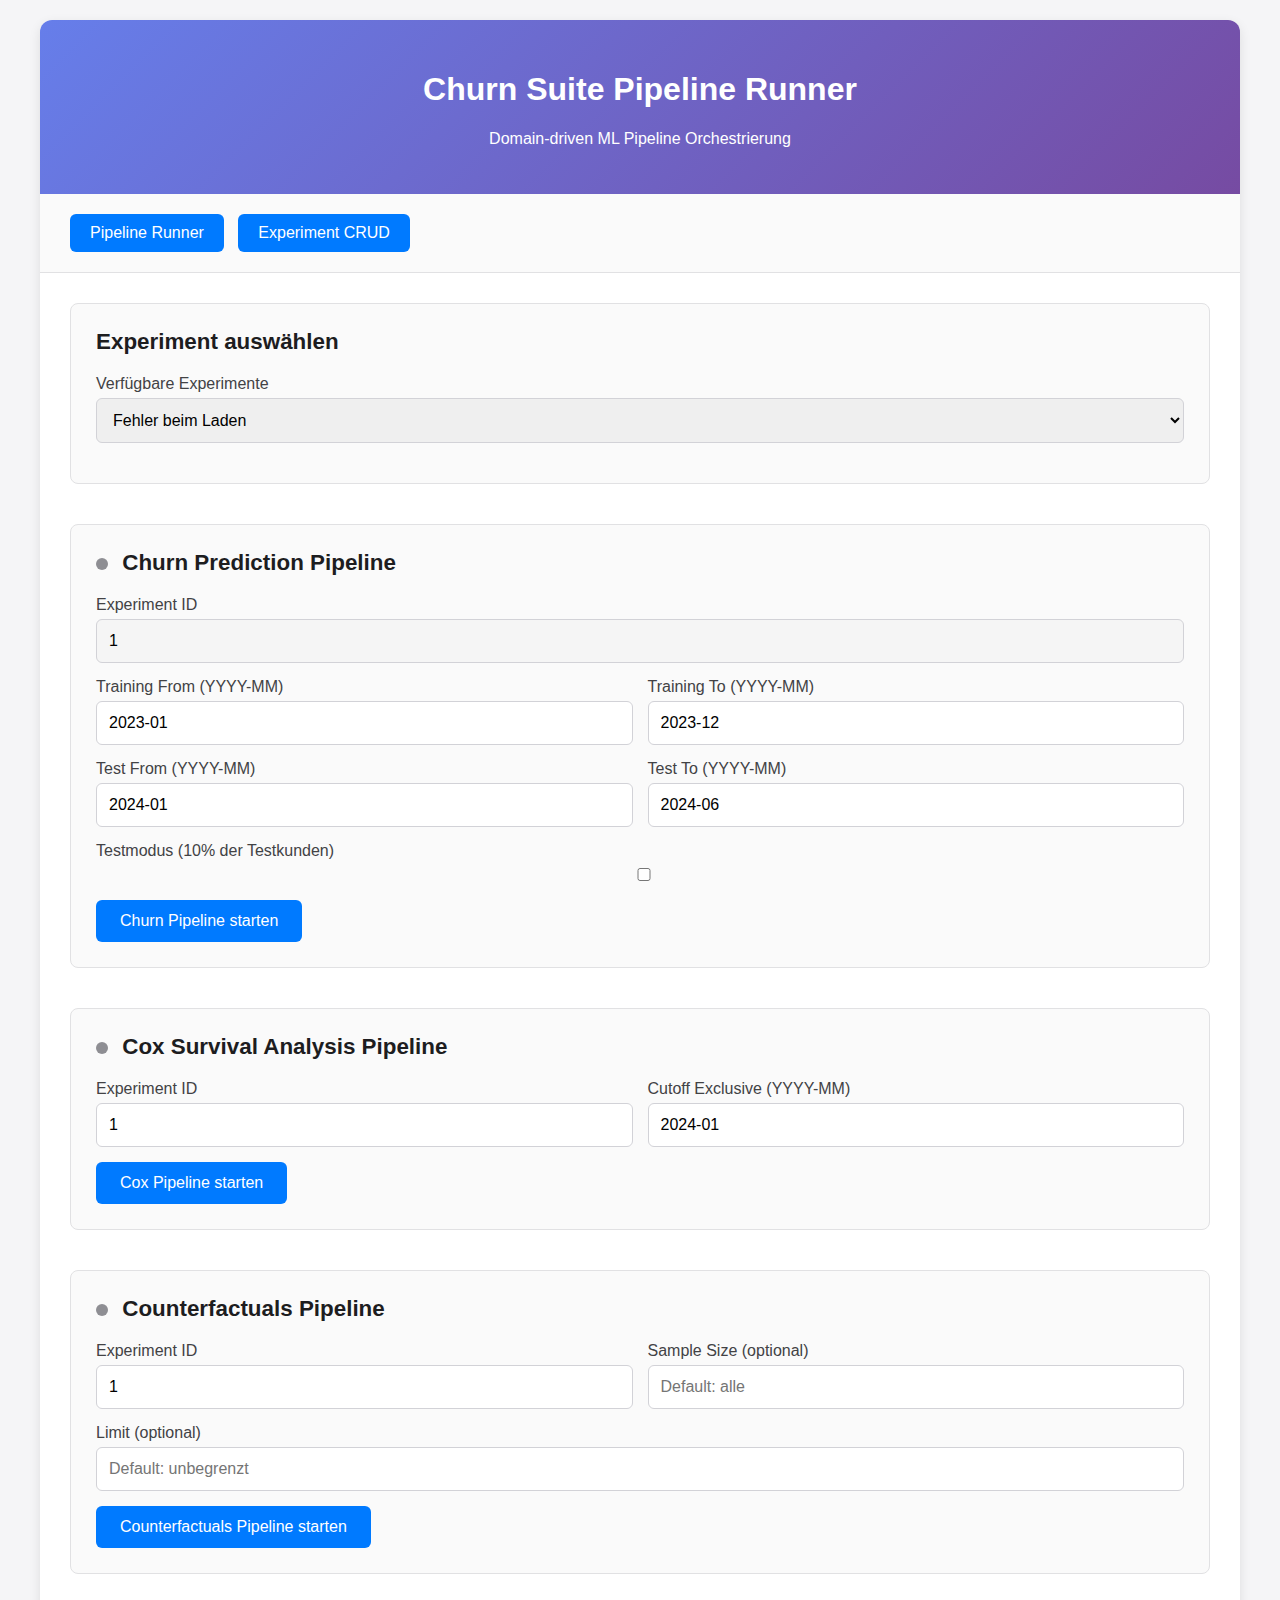
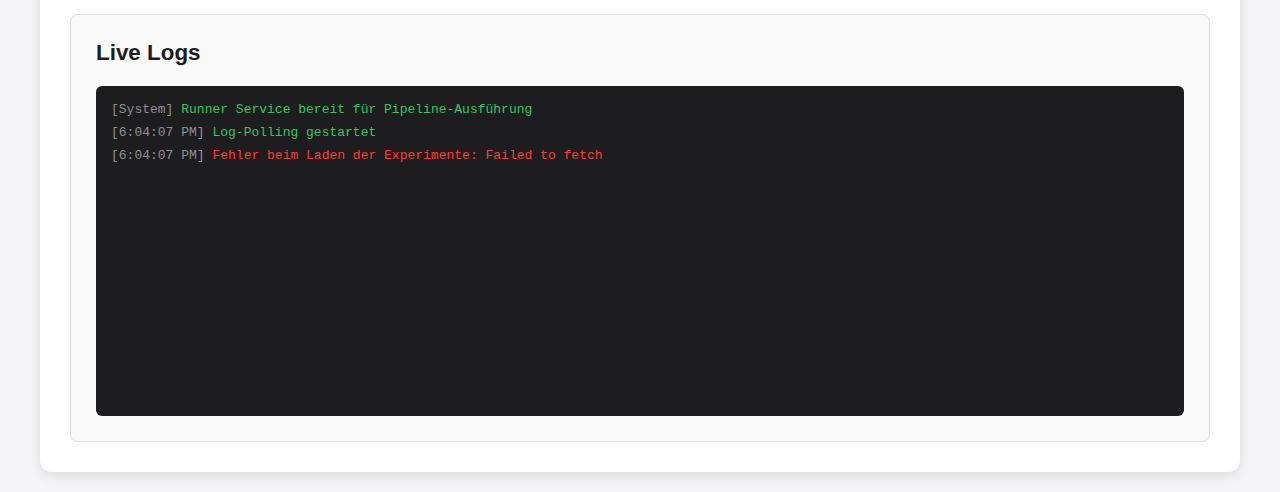
<file: ui-crud/index.html>
<!DOCTYPE html>
<html lang="de">
<head>
    <meta charset="UTF-8">
    <meta name="viewport" content="width=device-width, initial-scale=1.0">
    <title>Churn Suite - Pipeline Runner</title>
    <style>
        body {
            font-family: -apple-system, BlinkMacSystemFont, 'Segoe UI', Roboto, sans-serif;
            margin: 0;
            padding: 20px;
            background-color: #f5f5f7;
        }
        .container {
            max-width: 1200px;
            margin: 0 auto;
            background: white;
            border-radius: 12px;
            box-shadow: 0 4px 12px rgba(0,0,0,0.1);
            overflow: hidden;
        }
        .header {
            background: linear-gradient(135deg, #667eea 0%, #764ba2 100%);
            color: white;
            padding: 30px;
            text-align: center;
        }
        .content {
            padding: 30px;
        }
        .pipeline-section {
            margin-bottom: 40px;
            padding: 25px;
            border: 1px solid #e1e1e3;
            border-radius: 8px;
            background: #fafafa;
        }
        .pipeline-title {
            font-size: 1.4em;
            font-weight: 600;
            margin-bottom: 20px;
            color: #1d1d1f;
        }
        .form-group {
            margin-bottom: 15px;
        }
        .form-group label {
            display: block;
            margin-bottom: 5px;
            font-weight: 500;
            color: #424245;
        }
        .form-group input, .form-group select {
            width: 100%;
            padding: 12px;
            border: 1px solid #d2d2d7;
            border-radius: 6px;
            font-size: 16px;
            box-sizing: border-box;
        }
        .form-row {
            display: grid;
            grid-template-columns: 1fr 1fr;
            gap: 15px;
        }
        .btn {
            background: #007aff;
            color: white;
            border: none;
            padding: 12px 24px;
            border-radius: 6px;
            font-size: 16px;
            font-weight: 500;
            cursor: pointer;
            transition: background 0.2s;
        }
        .btn:hover {
            background: #0056cc;
        }
        .btn:disabled {
            background: #d2d2d7;
            cursor: not-allowed;
        }
        .logs-section {
            margin-top: 40px;
            padding: 25px;
            border: 1px solid #e1e1e3;
            border-radius: 8px;
            background: #f9f9f9;
        }
        .logs-container {
            height: 300px;
            overflow-y: auto;
            background: #1d1d1f;
            color: #f5f5f7;
            padding: 15px;
            border-radius: 6px;
            font-family: 'SF Mono', Monaco, monospace;
            font-size: 13px;
            line-height: 1.4;
        }
        .log-entry {
            margin-bottom: 5px;
        }
        .log-timestamp {
            color: #8e8e93;
        }
        .log-info { color: #34c759; }
        .log-error { color: #ff3b30; }
        .log-warning { color: #ff9500; }
        .status-indicator {
            display: inline-block;
            width: 12px;
            height: 12px;
            border-radius: 50%;
            margin-right: 8px;
        }
        .status-idle { background: #8e8e93; }
        .status-running { background: #ff9500; animation: pulse 1s infinite; }
        .status-success { background: #34c759; }
        .status-error { background: #ff3b30; }
        @keyframes pulse {
            0% { opacity: 1; }
            50% { opacity: 0.5; }
            100% { opacity: 1; }
        }
    </style>
</head>
<body>
    <div class="container">
        <div class="header">
            <h1>Churn Suite Pipeline Runner</h1>
            <p>Domain-driven ML Pipeline Orchestrierung</p>
        </div>
        
        <div class="nav" style="padding: 20px 30px; border-bottom: 1px solid #e1e1e3; background: #fafafa;">
            <a href="index.html" style="display: inline-block; padding: 10px 20px; margin-right: 10px; background: #007aff; color: white; text-decoration: none; border-radius: 6px; font-weight: 500;">Pipeline Runner</a>
            <a href="experiments.html" style="display: inline-block; padding: 10px 20px; margin-right: 10px; background: #007aff; color: white; text-decoration: none; border-radius: 6px; font-weight: 500;">Experiment CRUD</a>
        </div>
        
        <div class="content">
            <!-- Experiment Selection -->
            <div class="pipeline-section">
                <div class="pipeline-title">Experiment auswählen</div>
                <div class="form-group">
                    <label for="experiment-select">Verfügbare Experimente</label>
                    <select id="experiment-select" class="form-control">
                        <option value="">Lade Experimente...</option>
                    </select>
                </div>
                <div id="experiment-details" style="display: none; margin-top: 15px; padding: 15px; background: #f0f0f0; border-radius: 6px;">
                    <h4>Experiment Details:</h4>
                    <div id="experiment-info"></div>
                </div>
            </div>

            <!-- Churn Pipeline -->
            <div class="pipeline-section">
                <div class="pipeline-title">
                    <span class="status-indicator status-idle" id="churn-status"></span>
                    Churn Prediction Pipeline
                </div>
                <form id="churn-form">
                    <div class="form-group">
                        <label for="churn-experiment-id">Experiment ID</label>
                        <input type="number" id="churn-experiment-id" value="1" readonly style="background: #f5f5f5;">
                    </div>
                    <div class="form-row">
                        <div class="form-group">
                            <label for="churn-training-from">Training From (YYYY-MM)</label>
                            <input type="text" id="churn-training-from" value="2023-01" required>
                        </div>
                        <div class="form-group">
                            <label for="churn-training-to">Training To (YYYY-MM)</label>
                            <input type="text" id="churn-training-to" value="2023-12" required>
                        </div>
                    </div>
                    <div class="form-row">
                        <div class="form-group">
                            <label for="churn-test-from">Test From (YYYY-MM)</label>
                            <input type="text" id="churn-test-from" value="2024-01" required>
                        </div>
                        <div class="form-group">
                            <label for="churn-test-to">Test To (YYYY-MM)</label>
                            <input type="text" id="churn-test-to" value="2024-06" required>
                        </div>
                    </div>
                    <div class="form-group">
                        <label for="churn-test-mode">Testmodus (10% der Testkunden)</label>
                        <input type="checkbox" id="churn-test-mode" />
                    </div>
                    <button type="submit" class="btn" id="churn-btn">Churn Pipeline starten</button>
                </form>
            </div>

            <!-- Cox Pipeline -->
            <div class="pipeline-section">
                <div class="pipeline-title">
                    <span class="status-indicator status-idle" id="cox-status"></span>
                    Cox Survival Analysis Pipeline
                </div>
                <form id="cox-form">
                    <div class="form-row">
                        <div class="form-group">
                            <label for="cox-experiment-id">Experiment ID</label>
                            <input type="number" id="cox-experiment-id" value="1" required>
                        </div>
                        <div class="form-group">
                            <label for="cox-cutoff">Cutoff Exclusive (YYYY-MM)</label>
                            <input type="text" id="cox-cutoff" value="2024-01" required>
                        </div>
                    </div>
                    <button type="submit" class="btn" id="cox-btn">Cox Pipeline starten</button>
                </form>
            </div>

            <!-- Counterfactuals Pipeline -->
            <div class="pipeline-section">
                <div class="pipeline-title">
                    <span class="status-indicator status-idle" id="cf-status"></span>
                    Counterfactuals Pipeline
                </div>
                <form id="cf-form">
                    <div class="form-row">
                        <div class="form-group">
                            <label for="cf-experiment-id">Experiment ID</label>
                            <input type="number" id="cf-experiment-id" value="1" required>
                        </div>
                        <div class="form-group">
                            <label for="cf-sample">Sample Size (optional)</label>
                            <input type="number" id="cf-sample" placeholder="Default: alle">
                        </div>
                    </div>
                    <div class="form-group">
                        <label for="cf-limit">Limit (optional)</label>
                        <input type="number" id="cf-limit" placeholder="Default: unbegrenzt">
                    </div>
                    <button type="submit" class="btn" id="cf-btn">Counterfactuals Pipeline starten</button>
                </form>
            </div>

            <!-- Live Logs -->
            <div class="logs-section">
                <div class="pipeline-title">Live Logs</div>
                <div class="logs-container" id="logs-container">
                    <div class="log-entry">
                        <span class="log-timestamp">[System]</span> 
                        <span class="log-info">Runner Service bereit für Pipeline-Ausführung</span>
                    </div>
                </div>
            </div>
        </div>
    </div>

    <script>
        const RUNNER_API_BASE = 'http://localhost:5050';
        let lastLogTimestamp = null;
        let logPollingInterval = null;

        // Status-Tracking
        const pipelineStatus = {
            churn: 'idle',
            cox: 'idle', 
            cf: 'idle'
        };

        // Utility Functions
        function updateStatus(pipeline, status) {
            pipelineStatus[pipeline] = status;
            const indicator = document.getElementById(`${pipeline}-status`);
            const btn = document.getElementById(`${pipeline}-btn`);
            
            indicator.className = `status-indicator status-${status}`;
            btn.disabled = status === 'running';
            
            if (status === 'running') {
                btn.textContent = `${pipeline.toUpperCase()} läuft...`;
            } else {
                btn.textContent = `${pipeline.toUpperCase()} Pipeline starten`;
            }
        }

        function addLogEntry(level, message, timestamp, jobId = null) {
            const container = document.getElementById('logs-container');
            const entry = document.createElement('div');
            entry.className = 'log-entry';
            
            const time = new Date(timestamp).toLocaleTimeString();
            const jobPrefix = jobId ? `[${jobId}] ` : '';
            
            entry.innerHTML = `
                <span class="log-timestamp">[${time}]</span>
                <span class="log-${level.toLowerCase()}">${jobPrefix}${message}</span>
            `;
            
            container.appendChild(entry);
            container.scrollTop = container.scrollHeight;
        }

        // API Functions
        async function runPipeline(pipeline, data) {
            try {
                updateStatus(pipeline, 'running');
                
                const response = await fetch(`${RUNNER_API_BASE}/run/${pipeline}`, {
                    method: 'POST',
                    headers: {
                        'Content-Type': 'application/json',
                    },
                    body: JSON.stringify(data)
                });
                
                if (!response.ok) {
                    throw new Error(`HTTP ${response.status}`);
                }
                
                const result = await response.json();
                addLogEntry('INFO', `${pipeline.toUpperCase()} Pipeline gestartet: ${result.message}`, new Date().toISOString(), result.job_id);
                
                // Log-Polling starten falls noch nicht aktiv
                if (!logPollingInterval) {
                    startLogPolling();
                }
                
            } catch (error) {
                updateStatus(pipeline, 'error');
                addLogEntry('ERROR', `Fehler beim Starten der ${pipeline.toUpperCase()} Pipeline: ${error.message}`, new Date().toISOString());
            }
        }

        async function fetchLogs() {
            try {
                let url = `${RUNNER_API_BASE}/logs/stream`;
                if (lastLogTimestamp) {
                    url += `?since=${lastLogTimestamp}`;
                }
                
                const response = await fetch(url);
                if (!response.ok) return;
                
                const data = await response.json();
                
                data.logs.forEach(log => {
                    addLogEntry(log.level, log.message, log.timestamp, log.job_id);
                    lastLogTimestamp = log.timestamp;
                });
                
            } catch (error) {
                console.error('Log-Polling Fehler:', error);
            }
        }

        function startLogPolling() {
            if (logPollingInterval) return;
            
            logPollingInterval = setInterval(fetchLogs, 2000); // Alle 2 Sekunden
            addLogEntry('INFO', 'Log-Polling gestartet', new Date().toISOString());
        }

        // Event Listeners
        document.getElementById('churn-form').addEventListener('submit', async (e) => {
            e.preventDefault();
            
            const data = {
                experiment_id: parseInt(document.getElementById('churn-experiment-id').value),
                training_from: document.getElementById('churn-training-from').value,
                training_to: document.getElementById('churn-training-to').value,
                test_from: document.getElementById('churn-test-from').value,
                test_to: document.getElementById('churn-test-to').value,
                test_reduction: document.getElementById('churn-test-mode').checked ? 0.9 : 0.0
            };
            
            await runPipeline('churn', data);
        });

        document.getElementById('cox-form').addEventListener('submit', async (e) => {
            e.preventDefault();
            
            const data = {
                experiment_id: parseInt(document.getElementById('cox-experiment-id').value),
                cutoff_exclusive: document.getElementById('cox-cutoff').value
            };
            
            await runPipeline('cox', data);
        });

        document.getElementById('cf-form').addEventListener('submit', async (e) => {
            e.preventDefault();
            
            const data = {
                experiment_id: parseInt(document.getElementById('cf-experiment-id').value),
                sample: document.getElementById('cf-sample').value ? parseInt(document.getElementById('cf-sample').value) : null,
                limit: document.getElementById('cf-limit').value ? parseInt(document.getElementById('cf-limit').value) : null
            };
            
            await runPipeline('cf', data);
        });

        // Experiment Management
        async function loadExperiments() {
            try {
                const response = await fetch(`${RUNNER_API_BASE}/experiments`);
                if (!response.ok) throw new Error(`HTTP ${response.status}`);
                
                const data = await response.json();
                const select = document.getElementById('experiment-select');
                
                // Clear existing options
                select.innerHTML = '<option value="">-- Experiment auswählen --</option>';
                
                // Add experiments
                data.records.forEach(exp => {
                    const option = document.createElement('option');
                    option.value = exp.experiment_id;
                    option.textContent = `${exp.experiment_id}: ${exp.experiment_name} (${exp.model_type})`;
                    select.appendChild(option);
                });
                
                addLogEntry('INFO', `${data.count} Experimente geladen`, new Date().toISOString());
                
            } catch (error) {
                addLogEntry('ERROR', `Fehler beim Laden der Experimente: ${error.message}`, new Date().toISOString());
                const select = document.getElementById('experiment-select');
                select.innerHTML = '<option value="">Fehler beim Laden</option>';
            }
        }

        function showExperimentDetails(experimentId) {
            if (!experimentId) {
                document.getElementById('experiment-details').style.display = 'none';
                return;
            }

            fetch(`${RUNNER_API_BASE}/experiments/${experimentId}`)
                .then(response => response.json())
                .then(exp => {
                    const detailsDiv = document.getElementById('experiment-info');
                    detailsDiv.innerHTML = `
                        <p><strong>Name:</strong> ${exp.experiment_name}</p>
                        <p><strong>Model Type:</strong> ${exp.model_type}</p>
                        <p><strong>Feature Set:</strong> ${exp.feature_set}</p>
                        <p><strong>Training:</strong> ${exp.training_from} bis ${exp.training_to}</p>
                        <p><strong>Backtest:</strong> ${exp.backtest_from} bis ${exp.backtest_to}</p>
                        <p><strong>Status:</strong> <span style="color: ${exp.status === 'created' ? 'orange' : exp.status === 'completed' ? 'green' : 'red'}">${exp.status}</span></p>
                        <p><strong>Erstellt:</strong> ${new Date(exp.created_at).toLocaleString()}</p>
                    `;
                    document.getElementById('experiment-details').style.display = 'block';
                    
                    // Update form fields
                    document.getElementById('churn-experiment-id').value = exp.experiment_id;
                    document.getElementById('churn-training-from').value = exp.training_from;
                    document.getElementById('churn-training-to').value = exp.training_to;
                    document.getElementById('churn-test-from').value = exp.backtest_from;
                    document.getElementById('churn-test-to').value = exp.backtest_to;
                })
                .catch(error => {
                    addLogEntry('ERROR', `Fehler beim Laden der Experiment-Details: ${error.message}`, new Date().toISOString());
                });
        }

        // Event Listener für Experiment-Auswahl
        document.getElementById('experiment-select').addEventListener('change', (e) => {
            showExperimentDetails(e.target.value);
        });

        // Initialize
        document.addEventListener('DOMContentLoaded', () => {
            loadExperiments();
            startLogPolling();
        });
    </script>
</body>
</html>
</file>
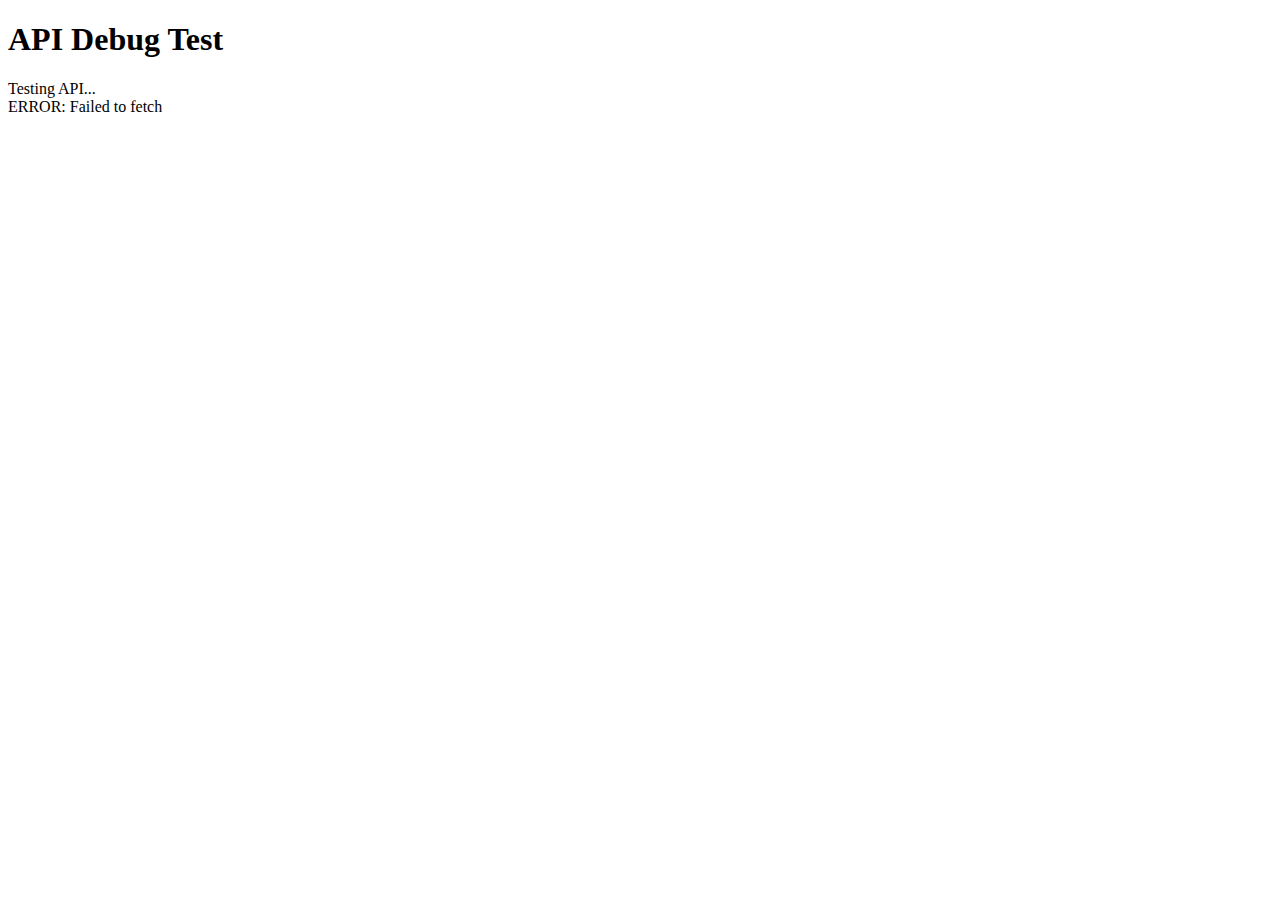
<file: ui-crud/debug.html>
<!DOCTYPE html>
<html>
<head>
    <title>API Debug</title>
</head>
<body>
    <h1>API Debug Test</h1>
    <div id="result"></div>
    
    <script>
        async function testAPI() {
            const resultDiv = document.getElementById('result');
            
            try {
                resultDiv.innerHTML = 'Testing API...';
                
                const response = await fetch('http://localhost:5050/experiments');
                resultDiv.innerHTML += '<br>Response status: ' + response.status;
                
                const data = await response.json();
                resultDiv.innerHTML += '<br>Data received: ' + JSON.stringify(data, null, 2);
                resultDiv.innerHTML += '<br>Records count: ' + (data.records ? data.records.length : 'N/A');
                
                if (data.records && data.records.length > 0) {
                    resultDiv.innerHTML += '<br><br>First experiment: ' + JSON.stringify(data.records[0], null, 2);
                }
                
            } catch (error) {
                resultDiv.innerHTML += '<br>ERROR: ' + error.message;
                console.error('API Test Error:', error);
            }
        }
        
        // Test sofort ausführen
        testAPI();
    </script>
</body>
</html>
</file>
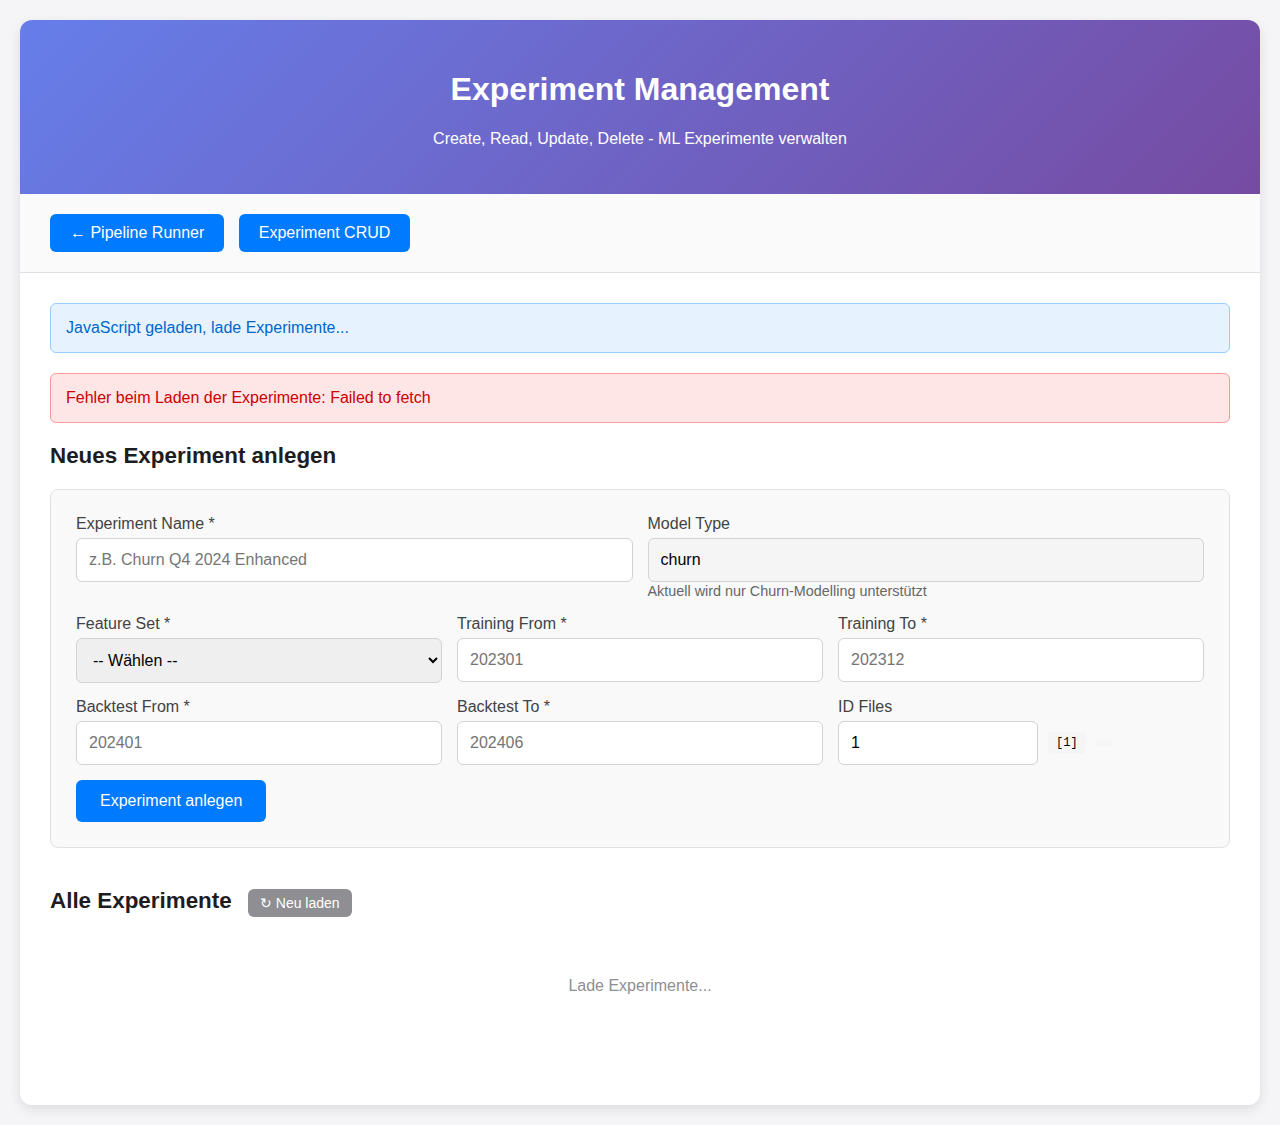
<file: ui-crud/experiments.html>
<!DOCTYPE html>
<html lang="de">
<head>
    <meta charset="UTF-8">
    <meta name="viewport" content="width=device-width, initial-scale=1.0">
    <title>Churn Suite - Experiment Management</title>
    <style>
        body {
            font-family: -apple-system, BlinkMacSystemFont, 'Segoe UI', Roboto, sans-serif;
            margin: 0;
            padding: 20px;
            background-color: #f5f5f7;
        }
        .container {
            max-width: 1600px;
            margin: 0 auto;
            background: white;
            border-radius: 12px;
            box-shadow: 0 4px 12px rgba(0,0,0,0.1);
            overflow: hidden;
        }
        .header {
            background: linear-gradient(135deg, #667eea 0%, #764ba2 100%);
            color: white;
            padding: 30px;
            text-align: center;
        }
        .nav {
            padding: 20px 30px;
            border-bottom: 1px solid #e1e1e3;
            background: #fafafa;
        }
        .nav a {
            display: inline-block;
            padding: 10px 20px;
            margin-right: 10px;
            background: #007aff;
            color: white;
            text-decoration: none;
            border-radius: 6px;
            font-weight: 500;
        }
        .nav a:hover {
            background: #0056cc;
        }
        .content {
            padding: 30px;
        }
        .section {
            margin-bottom: 40px;
        }
        .section-title {
            font-size: 1.4em;
            font-weight: 600;
            margin-bottom: 20px;
            color: #1d1d1f;
        }
        .form-group {
            margin-bottom: 15px;
        }
        .form-group label {
            display: block;
            margin-bottom: 5px;
            font-weight: 500;
            color: #424245;
        }
        .form-group input, .form-group select {
            width: 100%;
            padding: 12px;
            border: 1px solid #d2d2d7;
            border-radius: 6px;
            font-size: 16px;
            box-sizing: border-box;
            font-family: inherit;
        }
        .form-row {
            display: grid;
            grid-template-columns: 1fr 1fr;
            gap: 15px;
        }
        .form-row-3 {
            display: grid;
            grid-template-columns: 1fr 1fr 1fr;
            gap: 15px;
        }
        .btn {
            background: #007aff;
            color: white;
            border: none;
            padding: 12px 24px;
            border-radius: 6px;
            font-size: 16px;
            font-weight: 500;
            cursor: pointer;
            transition: background 0.2s;
        }
        .btn:hover {
            background: #0056cc;
        }
        .btn:disabled {
            background: #d2d2d7;
            cursor: not-allowed;
        }
        .btn-danger {
            background: #ff3b30;
        }
        .btn-danger:hover {
            background: #d70015;
        }
        .btn-secondary {
            background: #8e8e93;
        }
        .btn-secondary:hover {
            background: #6d6d70;
        }
        .btn-small {
            padding: 6px 12px;
            font-size: 14px;
        }
        .experiments-table {
            width: 100%;
            border-collapse: collapse;
            margin-top: 20px;
            font-size: 13px;
        }
        .experiments-table th,
        .experiments-table td {
            padding: 8px 10px;
            text-align: left;
            border-bottom: 1px solid #e1e1e3;
        }
        .experiments-table th {
            background: #f9f9f9;
            font-weight: 600;
            color: #424245;
            position: sticky;
            top: 0;
        }
        .experiments-table tr:hover {
            background: #f9f9f9;
        }
        .actions {
            display: flex;
            gap: 6px;
            flex-wrap: wrap;
        }
        .create-form, .edit-form {
            background: #f9f9f9;
            padding: 25px;
            border-radius: 8px;
            border: 1px solid #e1e1e3;
        }
        .edit-form {
            background: #fff3cd;
            border: 1px solid #ffeaa7;
        }
        .loading {
            text-align: center;
            padding: 40px;
            color: #8e8e93;
        }
        .error {
            background: #ffe6e6;
            border: 1px solid #ff9999;
            color: #cc0000;
            padding: 15px;
            border-radius: 6px;
            margin-bottom: 20px;
        }
        .success {
            background: #e6ffe6;
            border: 1px solid #99cc99;
            color: #006600;
            padding: 15px;
            border-radius: 6px;
            margin-bottom: 20px;
        }
        .info {
            background: #e6f3ff;
            border: 1px solid #99ccff;
            color: #0066cc;
            padding: 15px;
            border-radius: 6px;
            margin-bottom: 20px;
        }
        .hidden {
            display: none;
        }
        .id-files-input {
            display: flex;
            gap: 10px;
            align-items: center;
        }
        .id-files-input input {
            width: 200px;
        }
        .id-files-display {
            font-family: 'SF Mono', Monaco, monospace;
            background: #f5f5f5;
            padding: 4px 8px;
            border-radius: 4px;
            font-size: 12px;
        }
        .table-container {
            max-height: 600px;
            overflow-y: auto;
            border: 1px solid #e1e1e3;
            border-radius: 6px;
        }
        .status-badge {
            padding: 2px 8px;
            border-radius: 12px;
            font-size: 11px;
            font-weight: 500;
        }
        .status-created { background: #e3f2fd; color: #1976d2; }
        .status-running { background: #fff3e0; color: #f57c00; }
        .status-completed { background: #e8f5e8; color: #388e3c; }
        .status-failed { background: #ffebee; color: #d32f2f; }
    </style>
</head>
<body>
    <div class="container">
        <div class="header">
            <h1>Experiment Management</h1>
            <p>Create, Read, Update, Delete - ML Experimente verwalten</p>
        </div>
        
        <div class="nav">
            <a href="/crud/index.html">← Pipeline Runner</a>
            <a href="/crud/experiments.html">Experiment CRUD</a>
        </div>
        
        <div class="content">
            <!-- Notifications -->
            <div id="notifications"></div>
            
            <!-- Create New Experiment -->
            <div class="section">
                <div class="section-title">Neues Experiment anlegen</div>
                <div class="create-form" id="create-form">
                    <form id="experiment-create-form">
                        <div class="form-row">
                            <div class="form-group">
                                <label for="create-name">Experiment Name *</label>
                                <input type="text" id="create-name" required placeholder="z.B. Churn Q4 2024 Enhanced">
                            </div>
                            <div class="form-group">
                                <label for="create-model-type">Model Type</label>
                                <input type="text" id="create-model-type" value="churn" readonly style="background-color: #f5f5f5; cursor: not-allowed;">
                                <small style="color: #666; font-size: 0.9em;">Aktuell wird nur Churn-Modelling unterstützt</small>
                            </div>
                        </div>
                        
                        <div class="form-row-3">
                            <div class="form-group">
                                <label for="create-feature-set">Feature Set *</label>
                                <select id="create-feature-set" required>
                                    <option value="">-- Wählen --</option>
                                    <option value="standard">Standard</option>
                                    <option value="enhanced">Enhanced</option>
                                </select>
                            </div>
                            <div class="form-group">
                                <label for="create-training-from">Training From *</label>
                                <input type="text" id="create-training-from" required placeholder="202301" pattern="[0-9]{6}">
                            </div>
                            <div class="form-group">
                                <label for="create-training-to">Training To *</label>
                                <input type="text" id="create-training-to" required placeholder="202312" pattern="[0-9]{6}">
                            </div>
                        </div>
                        
                        <div class="form-row-3">
                            <div class="form-group">
                                <label for="create-backtest-from">Backtest From *</label>
                                <input type="text" id="create-backtest-from" required placeholder="202401" pattern="[0-9]{6}">
                            </div>
                            <div class="form-group">
                                <label for="create-backtest-to">Backtest To *</label>
                                <input type="text" id="create-backtest-to" required placeholder="202406" pattern="[0-9]{6}">
                            </div>
                            <div class="form-group">
                                <label for="create-id-files">ID Files</label>
                                <div class="id-files-input">
                                    <input type="text" id="create-id-files" placeholder="1,2,3" value="1">
                                    <span class="id-files-display" id="create-id-files-preview">[1]</span>
                                    <span class="id-files-display" id="create-id-files-timebase" title="Zeitfenster je nach Auswahl der File-IDs"></span>
                                </div>
                            </div>
                        </div>
                        
                        <button type="submit" class="btn">Experiment anlegen</button>
                    </form>
                </div>
            </div>

            <!-- Edit Experiment (Hidden by default) -->
            <div class="section hidden" id="edit-section">
                <div class="section-title">Experiment bearbeiten</div>
                <div class="edit-form" id="edit-form">
                    <form id="experiment-edit-form">
                        <input type="hidden" id="edit-id">
                        <div class="form-row">
                            <div class="form-group">
                                <label for="edit-name">Experiment Name *</label>
                                <input type="text" id="edit-name" required>
                            </div>
                            <div class="form-group">
                                <label for="edit-model-type">Model Type</label>
                                <input type="text" id="edit-model-type" readonly style="background-color: #f5f5f5; cursor: not-allowed;">
                                <small style="color: #666; font-size: 0.9em;">Model Type kann nicht geändert werden</small>
                            </div>
                        </div>
                        
                        <div class="form-row-3">
                            <div class="form-group">
                                <label for="edit-feature-set">Feature Set *</label>
                                <select id="edit-feature-set" required>
                                    <option value="standard">Standard</option>
                                    <option value="enhanced">Enhanced</option>
                                </select>
                            </div>
                            <div class="form-group">
                                <label for="edit-training-from">Training From *</label>
                                <input type="text" id="edit-training-from" required pattern="[0-9]{6}">
                            </div>
                            <div class="form-group">
                                <label for="edit-training-to">Training To *</label>
                                <input type="text" id="edit-training-to" required pattern="[0-9]{6}">
                            </div>
                        </div>
                        
                        <div class="form-row-3">
                            <div class="form-group">
                                <label for="edit-backtest-from">Backtest From *</label>
                                <input type="text" id="edit-backtest-from" required pattern="[0-9]{6}">
                            </div>
                            <div class="form-group">
                                <label for="edit-backtest-to">Backtest To *</label>
                                <input type="text" id="edit-backtest-to" required pattern="[0-9]{6}">
                            </div>
                            <div class="form-group">
                                <label for="edit-id-files">ID Files</label>
                                <div class="id-files-input">
                                    <input type="text" id="edit-id-files">
                                    <span class="id-files-display" id="edit-id-files-preview"></span>
                                    <span class="id-files-display" id="edit-id-files-timebase" title="Zeitfenster je nach Auswahl der File-IDs"></span>
                                </div>
                            </div>
                        </div>
                        
                        <div class="actions">
                            <button type="submit" class="btn">Änderungen speichern</button>
                            <button type="button" class="btn btn-secondary" onclick="cancelEdit()">Abbrechen</button>
                        </div>
                    </form>
                </div>
            </div>

            <!-- Experiments List -->
            <div class="section">
                <div class="section-title">
                    Alle Experimente 
                    <button class="btn btn-secondary btn-small" onclick="loadExperiments()" style="margin-left: 10px;">↻ Neu laden</button>
                </div>
                <div id="experiments-loading" class="loading">Lade Experimente...</div>
                <div id="experiments-container" class="hidden">
                    <div class="table-container">
                        <table class="experiments-table">
                            <thead>
                                <tr>
                                    <th>ID</th>
                                    <th>Name</th>
                                    <th>Model Type</th>
                                    <th>Feature Set</th>
                                    <th>Training</th>
                                    <th>Backtest</th>
                                    <th>ID Files</th>
                                    <th>Status</th>
                                    <th>Erstellt</th>
                                    <th>Aktionen</th>
                                </tr>
                            </thead>
                            <tbody id="experiments-tbody">
                            </tbody>
                        </table>
                    </div>
                </div>
                <div id="experiments-empty" class="loading hidden">
                    Keine Experimente gefunden. Lege dein erstes Experiment an!
                </div>
            </div>
        </div>
    </div>

    <script>
        const API_BASE = 'http://localhost:5050';
        let experiments = [];
        let editingId = null;

        // Utility Functions
        function showNotification(message, type = 'success') {
            const container = document.getElementById('notifications');
            const notification = document.createElement('div');
            notification.className = type;
            notification.textContent = message;
            container.appendChild(notification);
            
            setTimeout(() => {
                if (container.contains(notification)) {
                    container.removeChild(notification);
                }
            }, 5000);
        }

        function formatDate(isoString) {
            if (!isoString) return '-';
            return new Date(isoString).toLocaleString('de-DE');
        }

        function parseIdFiles(input) {
            if (!input) return [1];
            try {
                const numbers = input.split(',').map(s => parseInt(s.trim())).filter(n => !isNaN(n));
                return numbers.length > 0 ? numbers : [1];
            } catch (e) {
                return [1];
            }
        }

        function formatIdFiles(array) {
            return Array.isArray(array) ? array.join(', ') : '1';
        }

        function updateIdFilesPreview(inputId, previewId) {
            const input = document.getElementById(inputId);
            const preview = document.getElementById(previewId);
            const parsed = parseIdFiles(input.value);
            preview.textContent = JSON.stringify(parsed);
        }

        async function fetchTimebaseForId(fileId) {
            try {
                const resp = await fetch(`${API_BASE}/files/${fileId}/timebase`);
                if (!resp.ok) return null;
                return await resp.json();
            } catch (e) {
                return null;
            }
        }

        async function updateTimebaseDisplay(inputId, displayId) {
            const input = document.getElementById(inputId);
            const display = document.getElementById(displayId);
            const ids = parseIdFiles(input.value);
            if (!ids || ids.length === 0) {
                display.textContent = '';
                return;
            }
            try {
                const results = await Promise.all(ids.map(id => fetchTimebaseForId(id)));
                let minTB = null, maxTB = null;
                results.filter(Boolean).forEach(r => {
                    if (r && typeof r.min_timebase !== 'undefined') {
                        if (minTB === null || r.min_timebase < minTB) minTB = r.min_timebase;
                    }
                    if (r && typeof r.max_timebase !== 'undefined') {
                        if (maxTB === null || r.max_timebase > maxTB) maxTB = r.max_timebase;
                    }
                });
                if (minTB === null || maxTB === null) {
                    display.textContent = '';
                } else {
                    display.textContent = `I_TIMEBASE: ${minTB} – ${maxTB}`;
                }
            } catch (e) {
                display.textContent = '';
            }
        }

        // API Functions
        async function loadExperiments() {
            try {
                console.log('Loading experiments from:', `${API_BASE}/experiments`);
                const response = await fetch(`${API_BASE}/experiments`);
                console.log('Response status:', response.status);
                if (!response.ok) throw new Error(`HTTP ${response.status}`);
                
                const data = await response.json();
                console.log('API Response data:', data);
                experiments = data.records || [];
                console.log('Experiments array:', experiments, 'Length:', experiments.length);
                renderExperiments();
                
            } catch (error) {
                console.error('Load experiments error:', error);
                showNotification(`Fehler beim Laden der Experimente: ${error.message}`, 'error');
            }
        }

        async function createExperiment(experimentData) {
            try {
                const response = await fetch(`${API_BASE}/experiments`, {
                    method: 'POST',
                    headers: {
                        'Content-Type': 'application/json',
                    },
                    body: JSON.stringify(experimentData)
                });
                
                if (!response.ok) {
                    const errorData = await response.json();
                    throw new Error(errorData.detail || `HTTP ${response.status}`);
                }
                
                const newExperiment = await response.json();
                showNotification(`Experiment "${newExperiment.experiment_name}" erfolgreich angelegt!`);
                
                // Form zurücksetzen und Liste neu laden
                document.getElementById('experiment-create-form').reset();
                document.getElementById('create-id-files-preview').textContent = '[1]';
                await loadExperiments();
                
            } catch (error) {
                showNotification(`Fehler beim Anlegen: ${error.message}`, 'error');
                console.error('Create experiment error:', error);
            }
        }

        async function updateExperiment(experimentId, experimentData) {
            try {
                const response = await fetch(`${API_BASE}/experiments/${experimentId}`, {
                    method: 'PUT',
                    headers: {
                        'Content-Type': 'application/json',
                    },
                    body: JSON.stringify(experimentData)
                });
                
                if (!response.ok) {
                    const errorData = await response.json();
                    throw new Error(errorData.detail || `HTTP ${response.status}`);
                }
                
                const updatedExperiment = await response.json();
                showNotification(`Experiment "${updatedExperiment.experiment_name}" erfolgreich aktualisiert!`);
                
                cancelEdit();
                await loadExperiments();
                
            } catch (error) {
                showNotification(`Fehler beim Aktualisieren: ${error.message}`, 'error');
                console.error('Update experiment error:', error);
            }
        }

        async function deleteExperiment(experimentId, experimentName) {
            if (!confirm(`Experiment "${experimentName}" wirklich löschen?\n\nAlle abhängigen Daten werden ebenfalls gelöscht (Cascade).\nDieser Vorgang kann nicht rückgängig gemacht werden.`)) {
                return;
            }
            
            try {
                const response = await fetch(`${API_BASE}/experiments/${experimentId}?cascade=true`, {
                    method: 'DELETE'
                });
                
                if (!response.ok) {
                    const errorData = await response.json();
                    throw new Error(errorData.detail || `HTTP ${response.status}`);
                }
                
                showNotification(`Experiment "${experimentName}" erfolgreich gelöscht!`);
                await loadExperiments();
                
            } catch (error) {
                showNotification(`Fehler beim Löschen: ${error.message}`, 'error');
                console.error('Delete experiment error:', error);
            }
        }

        // UI Functions
        function renderExperiments() {
            console.log('renderExperiments called, experiments:', experiments);
            const loading = document.getElementById('experiments-loading');
            const container = document.getElementById('experiments-container');
            const empty = document.getElementById('experiments-empty');
            const tbody = document.getElementById('experiments-tbody');
            
            console.log('DOM elements:', {loading, container, empty, tbody});
            
            loading.classList.add('hidden');
            
            if (experiments.length === 0) {
                console.log('No experiments found, showing empty state');
                container.classList.add('hidden');
                empty.classList.remove('hidden');
                return;
            }
            
            console.log('Rendering', experiments.length, 'experiments');
            empty.classList.add('hidden');
            container.classList.remove('hidden');
            
            tbody.innerHTML = experiments.map(exp => {
                const statusClass = `status-${(exp.status || 'created').toLowerCase()}`;
                return `
                    <tr>
                        <td><strong>${exp.experiment_id}</strong></td>
                        <td><strong>${exp.experiment_name}</strong></td>
                        <td>${exp.model_type}</td>
                        <td>${exp.feature_set}</td>
                        <td>${exp.training_from} - ${exp.training_to}</td>
                        <td>${exp.backtest_from} - ${exp.backtest_to}</td>
                        <td><span class="id-files-display">${JSON.stringify(exp.id_files)}</span></td>
                        <td><span class="status-badge ${statusClass}">${exp.status || 'created'}</span></td>
                        <td>${formatDate(exp.created_at)}</td>
                        <td>
                            <div class="actions">
                                <button class="btn btn-secondary btn-small" onclick="editExperiment(${exp.experiment_id})">Edit</button>
                                <button class="btn btn-danger btn-small" onclick="deleteExperiment(${exp.experiment_id}, '${exp.experiment_name.replace(/'/g, "\\'")}')">Delete</button>
                            </div>
                        </td>
                    </tr>
                `;
            }).join('');
        }

        function editExperiment(experimentId) {
            const experiment = experiments.find(exp => exp.experiment_id === experimentId);
            if (!experiment) return;
            
            editingId = experimentId;
            
            // Edit-Form füllen
            document.getElementById('edit-id').value = experiment.experiment_id;
            document.getElementById('edit-name').value = experiment.experiment_name;
            document.getElementById('edit-model-type').value = experiment.model_type;
            document.getElementById('edit-feature-set').value = experiment.feature_set;
            document.getElementById('edit-training-from').value = experiment.training_from;
            document.getElementById('edit-training-to').value = experiment.training_to;
            document.getElementById('edit-backtest-from').value = experiment.backtest_from;
            document.getElementById('edit-backtest-to').value = experiment.backtest_to;
            document.getElementById('edit-id-files').value = formatIdFiles(experiment.id_files);
            updateIdFilesPreview('edit-id-files', 'edit-id-files-preview');
            
            // Edit-Section anzeigen und hinscrollen
            const editSection = document.getElementById('edit-section');
            editSection.classList.remove('hidden');
            editSection.scrollIntoView({ behavior: 'smooth' });
        }

        function cancelEdit() {
            editingId = null;
            document.getElementById('edit-section').classList.add('hidden');
            document.getElementById('experiment-edit-form').reset();
        }

        // Event Listeners
        document.getElementById('experiment-create-form').addEventListener('submit', async (e) => {
            e.preventDefault();
            
            try {
                const experimentData = {
                    experiment_name: document.getElementById('create-name').value.trim(),
                    model_type: 'churn',  // Fest auf 'churn' gesetzt
                    feature_set: document.getElementById('create-feature-set').value,
                    training_from: document.getElementById('create-training-from').value,
                    training_to: document.getElementById('create-training-to').value,
                    backtest_from: document.getElementById('create-backtest-from').value,
                    backtest_to: document.getElementById('create-backtest-to').value,
                    id_files: parseIdFiles(document.getElementById('create-id-files').value)
                };
                
                // Validierung
                if (!experimentData.experiment_name) {
                    throw new Error('Experiment Name ist erforderlich');
                }
                // Model Type ist fest auf 'churn' gesetzt - keine Validierung nötig
                if (!experimentData.feature_set) {
                    throw new Error('Feature Set ist erforderlich');
                }
                
                await createExperiment(experimentData);
                
            } catch (error) {
                showNotification(`Validierungsfehler: ${error.message}`, 'error');
            }
        });

        document.getElementById('experiment-edit-form').addEventListener('submit', async (e) => {
            e.preventDefault();
            
            if (!editingId) return;
            
            try {
                const experimentData = {
                    experiment_name: document.getElementById('edit-name').value.trim(),
                    model_type: document.getElementById('edit-model-type').value,  // Behält den aktuellen Wert
                    feature_set: document.getElementById('edit-feature-set').value,
                    training_from: document.getElementById('edit-training-from').value,
                    training_to: document.getElementById('edit-training-to').value,
                    backtest_from: document.getElementById('edit-backtest-from').value,
                    backtest_to: document.getElementById('edit-backtest-to').value,
                    id_files: parseIdFiles(document.getElementById('edit-id-files').value)
                };
                
                // Validierung
                if (!experimentData.experiment_name) {
                    throw new Error('Experiment Name ist erforderlich');
                }
                
                await updateExperiment(editingId, experimentData);
                
            } catch (error) {
                showNotification(`Validierungsfehler: ${error.message}`, 'error');
            }
        });

        // ID Files Preview Updates
        document.getElementById('create-id-files').addEventListener('input', () => {
            updateIdFilesPreview('create-id-files', 'create-id-files-preview');
            updateTimebaseDisplay('create-id-files', 'create-id-files-timebase');
        });

        document.getElementById('edit-id-files').addEventListener('input', () => {
            updateIdFilesPreview('edit-id-files', 'edit-id-files-preview');
            updateTimebaseDisplay('edit-id-files', 'edit-id-files-timebase');
        });

        // Model Type ist fest auf 'churn' gesetzt - kein Auto-Update nötig

        // Initialize nach DOM-Load
        document.addEventListener('DOMContentLoaded', function() {
            console.log('DOM loaded, initializing...');
            showNotification('JavaScript geladen, lade Experimente...', 'info');
            loadExperiments();
            // initial timebase display for defaults
            updateTimebaseDisplay('create-id-files', 'create-id-files-timebase');
        });
        
        // Fallback für den Fall, dass DOMContentLoaded bereits gefeuert hat
        if (document.readyState === 'loading') {
            // DOM wird noch geladen, Event-Listener ist ausreichend
            console.log('DOM is still loading, waiting for DOMContentLoaded...');
        } else {
            // DOM ist bereits geladen
            console.log('DOM already loaded, initializing immediately...');
            showNotification('JavaScript geladen, lade Experimente...', 'info');
            loadExperiments();
        }
        
        // Auto-refresh alle 30 Sekunden
        setInterval(loadExperiments, 30000);
    </script>
</body>
</html>
</file>
